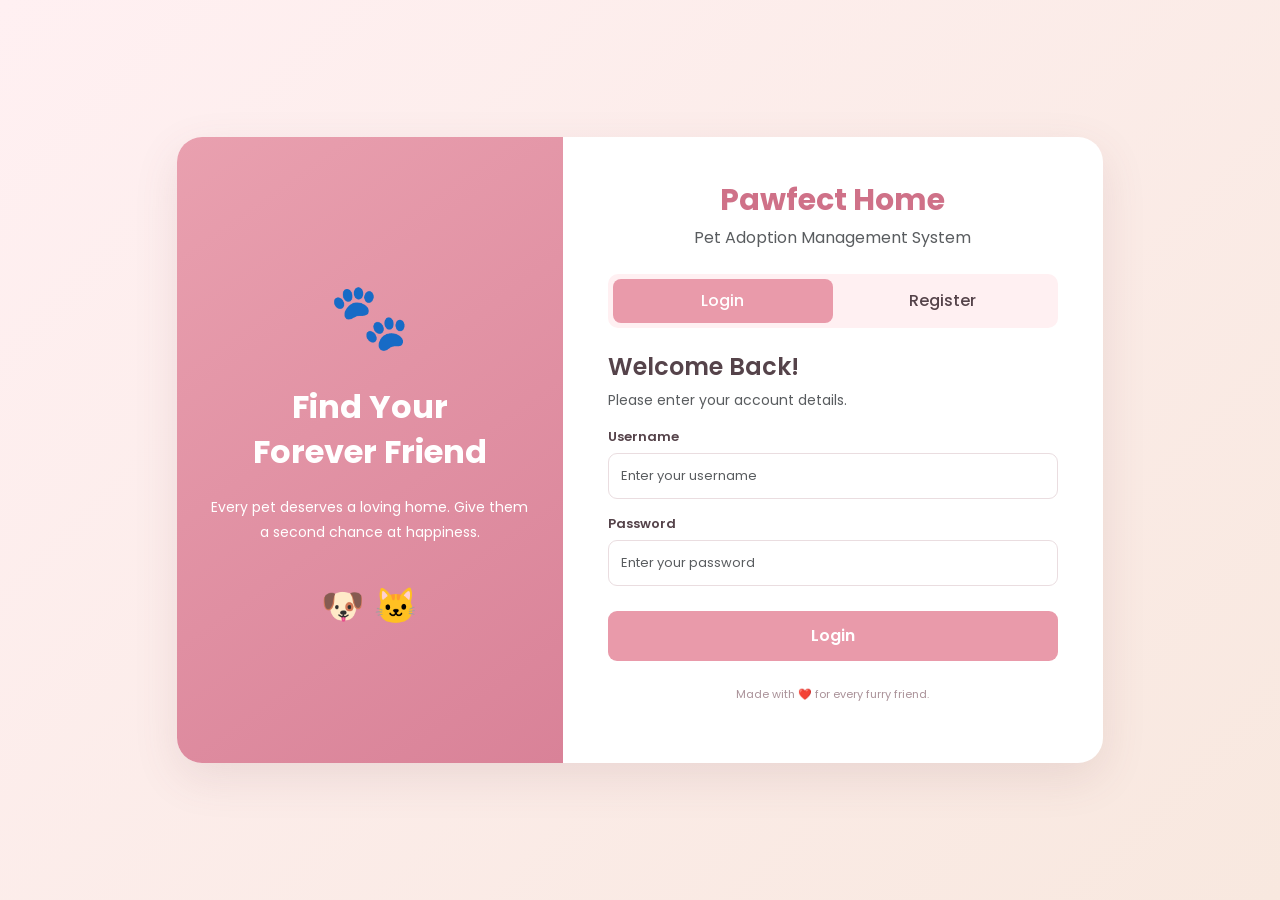
<file: index.html>
<!DOCTYPE html>
<html lang="en">
<head>
    <meta charset="UTF-8">
    <meta name="viewport" content="width=device-width, initial-scale=1.0">

    <title>Pet Adoption Management System</title>

    <!-- Bootstrap 5 -->
    <link href="https://cdn.jsdelivr.net/npm/bootstrap@5.3.3/dist/css/bootstrap.min.css" rel="stylesheet">

    <!-- Google Fonts -->
    <link href="https://fonts.googleapis.com/css2?family=Poppins:wght@400;500;600;700&display=swap" rel="stylesheet">

    <!-- Custom CSS -->
    <link rel="stylesheet" href="style.css">
</head>

<body class="login-body">

    <div class="container">
        <div class="row justify-content-center align-items-center min-vh-100">

            <div class="col-lg-10">
                <div class="login-container row g-0">

                    <!-- Left Section -->
                    <div class="col-md-5 login-image">
                        <div class="image-content">
                            <div class="pet-icon">🐾</div>

                            <h1>Find Your<br>Forever Friend</h1>

                            <p>
                                Every pet deserves a loving home.
                                Give them a second chance at happiness.
                            </p>

                            <div class="pet-decoration">🐶 🐱</div>
                        </div>
                    </div>

                    <!-- Right Section -->
                    <div class="col-md-7 login-form-section">

                        <div class="text-center mb-4">
                            <h2 class="brand-title">Pawfect Home</h2>
                            <p class="text-muted">
                                Pet Adoption Management System
                            </p>
                        </div>

                        <!-- Login and Register Tabs -->
                        <div class="auth-tabs">
                            <button class="auth-tab active" id="loginTab">
                                Login
                            </button>

                            <button class="auth-tab" id="registerTab">
                                Register
                            </button>
                        </div>

                        <!-- Login Form -->
                        <form id="loginForm">

                            <h4 class="form-heading">Welcome Back!</h4>

                            <p class="text-muted small">
                                Please enter your account details.
                            </p>

                            <label for="loginUsername">Username</label>
                            <input
                                type="text"
                                id="loginUsername"
                                class="form-control"
                                placeholder="Enter your username"
                                required
                            >

                            <label for="loginPassword">Password</label>
                            <input
                                type="password"
                                id="loginPassword"
                                class="form-control"
                                placeholder="Enter your password"
                                required
                            >

                            <button type="submit" class="btn-pink">
                                Login
                            </button>

                            <p id="loginMessage" class="message"></p>
                            
                        </form>

                        <!-- Register Form -->
                        <form id="registerForm" class="hidden">

                            <h4 class="form-heading">Create Account</h4>

                            <p class="text-muted small">
                                Join us and find your new best friend!
                            </p>

                            <label for="registerName">Full Name</label>
                            <input
                                type="text"
                                id="registerName"
                                class="form-control"
                                placeholder="Enter your full name"
                                required
                            >

                            <label for="registerUsername">Username</label>
                            <input
                                type="text"
                                id="registerUsername"
                                class="form-control"
                                placeholder="Create a username"
                                required
                            >

                            <label for="registerEmail">Email</label>
                            <input
                                type="email"
                                id="registerEmail"
                                class="form-control"
                                placeholder="Enter your email"
                                required
                            >

                            <label for="registerPassword">Password</label>
                            <input
                                type="password"
                                id="registerPassword"
                                class="form-control"
                                placeholder="Create a password"
                                minlength="6"
                                required
                            >

                            <button type="submit" class="btn-pink">
                                Create Account
                            </button>

                            <p id="registerMessage" class="message"></p>

                        </form>

                        <p class="footer-text">
                            Made with ❤️ for every furry friend.
                        </p>

                    </div>
                </div>
            </div>

        </div>
    </div>

    <script src="script.js"></script>

</body>
</html>
</file>
<file: style.css>
/* =================================
   PET ADOPTION MANAGEMENT SYSTEM
   Pink and Beige Theme
================================= */

:root {
    --pink: #e99aaa;
    --dark-pink: #cf7188;
    --light-pink: #fff0f2;
    --cream: #fff9f5;
    --beige: #f5e8dc;
    --dark: #55434a;
    --white: #ffffff;
}

* {
    margin: 0;
    padding: 0;
    box-sizing: border-box;
}

body {
    font-family: 'Poppins', sans-serif;
    color: var(--dark);
    background: var(--cream);
}

/* LOGIN PAGE */

.login-body {
    background: linear-gradient(135deg, #fff0f2, #f8e8df);
}

.login-container {
    background: white;
    border-radius: 25px;
    overflow: hidden;
    box-shadow: 0 15px 45px rgba(120, 70, 80, 0.12);
}

/* LEFT IMAGE SECTION */

.login-image {
    background: linear-gradient(145deg, #e9a0af, #d98298);
    color: white;
    display: flex;
    align-items: center;
    justify-content: center;
    text-align: center;
    padding: 45px 30px;
}

.image-content h1 {
    font-size: 32px;
    font-weight: 700;
    line-height: 1.4;
    margin: 20px 0;
}

.image-content p {
    font-size: 14px;
    line-height: 1.8;
}

.pet-icon {
    font-size: 65px;
}

.pet-decoration {
    font-size: 35px;
    margin-top: 35px;
}

/* RIGHT FORM SECTION */

.login-form-section {
    padding: 45px;
}

.brand-title {
    color: var(--dark-pink);
    font-weight: 700;
    font-size: 30px;
}

.form-heading {
    font-weight: 600;
    margin-bottom: 8px;
}

/* TABS */

.auth-tabs {
    display: flex;
    background: var(--light-pink);
    border-radius: 10px;
    padding: 5px;
    margin-bottom: 25px;
}

.auth-tab {
    width: 50%;
    border: none;
    padding: 10px;
    border-radius: 8px;
    background: transparent;
    color: var(--dark);
    font-weight: 500;
    cursor: pointer;
}

.auth-tab.active {
    background: var(--pink);
    color: white;
}

/* INPUTS */

.login-form-section label {
    display: block;
    margin-top: 15px;
    margin-bottom: 7px;
    font-size: 13px;
    font-weight: 600;
}

.login-form-section .form-control {
    border: 1px solid #eadde0;
    border-radius: 9px;
    padding: 12px;
    font-size: 13px;
}

.login-form-section .form-control:focus {
    border-color: var(--pink);
    box-shadow: 0 0 0 3px rgba(233, 154, 170, 0.15);
}

/* BUTTON */

.btn-pink {
    width: 100%;
    border: none;
    background: var(--pink);
    color: white;
    padding: 13px;
    border-radius: 9px;
    margin-top: 25px;
    font-weight: 600;
    transition: 0.3s;
}

.btn-pink:hover {
    background: var(--dark-pink);
}

/* MESSAGES */

.message {
    font-size: 13px;
    margin-top: 12px;
    text-align: center;
}

.demo-info {
    background: var(--light-pink);
    padding: 10px;
    border-radius: 8px;
    text-align: center;
    font-size: 11px;
    margin-top: 18px;
}

.footer-text {
    text-align: center;
    color: #aa9299;
    font-size: 11px;
    margin-top: 25px;
}

.hidden {
    display: none !important;
}

/* GENERAL WEBSITE ELEMENTS */

.main-content {
    padding: 30px;
}

.page-title {
    font-weight: 700;
    color: var(--dark);
}

.pink-card {
    background: white;
    border-radius: 15px;
    padding: 22px;
    border: 1px solid #f4e5e8;
    box-shadow: 0 5px 18px rgba(120, 70, 80, 0.05);
}

.btn-primary-pink {
    background: var(--pink);
    border: none;
    color: white;
    padding: 10px 18px;
    border-radius: 8px;
}

.btn-primary-pink:hover {
    background: var(--dark-pink);
    color: white;
}

/* RESPONSIVE DESIGN */

@media (max-width: 767px) {

    .login-image {
        padding: 30px 20px;
    }

    .image-content h1 {
        font-size: 25px;
    }

    .pet-icon {
        font-size: 45px;
    }

    .login-form-section {
        padding: 30px 22px;
    }

    .brand-title {
        font-size: 25px;
    }

    .main-content {
        padding: 18px;
    }
}

/* ========================================
   PAWFECT HOME - ADMIN DASHBOARD
======================================== */

.dashboard-body {
    background: #fff8f6;
    min-height: 100vh;
}

.dashboard-layout {
    display: flex;
    min-height: 100vh;
}

/* SIDEBAR */

.sidebar {
    width: 245px;
    min-width: 245px;
    background: #f5dce4;
    padding: 28px 18px;
    display: flex;
    flex-direction: column;
}

.sidebar-brand {
    text-align: center;
    margin-bottom: 40px;
}

.sidebar-brand span {
    font-size: 38px;
}

.sidebar-brand h4 {
    color: #b85d7b;
    font-weight: 700;
    margin: 8px 0 2px;
}

.sidebar-brand small {
    color: #94747e;
    font-size: 11px;
}

.menu-label {
    color: #a17c88;
    font-size: 11px;
    font-weight: 700;
    letter-spacing: 1px;
    margin: 0 12px 12px;
}

.sidebar .nav-link {
    display: block;
    color: #74535e;
    padding: 13px 14px;
    border-radius: 10px;
    margin-bottom: 8px;
    font-size: 13px;
    font-weight: 500;
    text-decoration: none;
    transition: 0.3s;
}

.sidebar .nav-link:hover,
.sidebar .nav-link.active {
    background: #d77e9a;
    color: white;
}

.sidebar-bottom {
    margin-top: auto;
}

/* MAIN CONTENT */

.dashboard-main {
    flex: 1;
    padding: 30px;
    min-width: 0;
}

.dashboard-topbar {
    display: flex;
    justify-content: space-between;
    align-items: center;
    margin-bottom: 25px;
}

.dashboard-topbar h3 {
    font-weight: 700;
    margin-bottom: 5px;
}

.dashboard-topbar p {
    font-size: 13px;
    color: #99858b;
}

.admin-profile {
    display: flex;
    align-items: center;
    gap: 10px;
}

.admin-profile strong {
    display: block;
    font-size: 13px;
}

.admin-profile small {
    color: #a18b91;
    font-size: 11px;
}

.profile-icon {
    background: #f5dce4;
    padding: 12px;
    border-radius: 50%;
    font-size: 22px;
}

/* WELCOME BANNER */

.welcome-banner {
    background: linear-gradient(120deg, #e9a2b6, #d87e9c);
    border-radius: 18px;
    padding: 28px;
    color: white;
    display: flex;
    align-items: center;
    justify-content: space-between;
    margin-bottom: 30px;
}

.welcome-banner h2 {
    font-size: 23px;
    font-weight: 700;
}

.welcome-banner p {
    font-size: 13px;
    margin: 0;
}

.welcome-emoji {
    font-size: 45px;
}

/* STATISTICS */

.section-heading {
    font-weight: 700;
    margin-bottom: 18px;
}

.stat-card {
    background: white;
    border: 1px solid #f4e5e9;
    padding: 20px;
    border-radius: 15px;
    height: 100%;
    box-shadow: 0 5px 15px rgba(120, 70, 80, 0.04);
}

.stat-icon {
    font-size: 25px;
    margin-bottom: 12px;
}

.stat-card p {
    font-size: 12px;
    color: #99858b;
    margin-bottom: 5px;
}

.stat-card h2 {
    color: #c86e8b;
    font-weight: 700;
    font-size: 28px;
    margin-bottom: 5px;
}

.stat-card small {
    font-size: 10px;
    color: #a99ba0;
}

/* DASHBOARD CARDS */

.dashboard-card {
    background: white;
    border: 1px solid #f4e5e9;
    border-radius: 15px;
    padding: 23px;
    box-shadow: 0 5px 15px rgba(120, 70, 80, 0.04);
}

.dashboard-card h5 {
    font-weight: 700;
    font-size: 16px;
}

.chart-container {
    position: relative;
    height: 270px;
    width: 100%;
}

/* QUICK ACTIONS */

.quick-action {
    display: flex;
    align-items: center;
    gap: 12px;
    padding: 13px;
    margin-top: 10px;
    background: #fff5f6;
    border-radius: 10px;
    text-decoration: none;
    color: #654b54;
    transition: 0.3s;
}

.quick-action:hover {
    background: #f5dce4;
    color: #b85d7b;
}

.quick-action span {
    font-size: 23px;
}

.quick-action strong {
    display: block;
    font-size: 12px;
}

.quick-action small {
    color: #a18b91;
    font-size: 10px;
}

.view-link {
    color: #c86e8b;
    font-size: 12px;
    text-decoration: none;
    font-weight: 600;
}

/* TABLE */

.dashboard-card .table {
    font-size: 12px;
}

.dashboard-card thead th {
    color: #a17c88;
    font-weight: 600;
    background: #fff5f6;
    border: none;
}

.dashboard-card tbody td {
    color: #705b63;
}

.status-badge {
    background: #fce5ec;
    color: #bb6480;
    border-radius: 20px;
    padding: 6px 10px;
    font-size: 10px;
}

/* FOOTER */

.dashboard-footer {
    text-align: center;
    color: #b49da5;
    font-size: 11px;
    padding: 30px 0 10px;
}

/* MOBILE RESPONSIVE */

@media (max-width: 767px) {

    .dashboard-layout {
        flex-direction: column;
    }

    .sidebar {
        width: 100%;
        min-width: 0;
        padding: 15px;
    }

    .sidebar-brand {
        margin-bottom: 15px;
    }

    .sidebar .nav-link {
        display: inline-block;
        margin: 3px;
        padding: 10px;
        font-size: 11px;
    }

    .menu-label {
        display: none;
    }

    .sidebar-bottom {
        margin-top: 5px;
    }

    .dashboard-main {
        padding: 18px;
    }

    .dashboard-topbar h3 {
        font-size: 21px;
    }

    .welcome-banner {
        padding: 20px;
    }

    .welcome-banner h2 {
        font-size: 18px;
    }

    .welcome-emoji {
        font-size: 30px;
    }

    .stat-card {
        padding: 15px;
    }

    .stat-card h2 {
        font-size: 23px;
    }

    .admin-profile {
        gap: 5px;
    }
}

/* =====================================
   PET MANAGEMENT PAGE
===================================== */

#petFormSection {
    border-top: 4px solid #e99aaa;
}

#petFormSection label {
    font-size: 13px;
    font-weight: 600;
    color: #74535e;
}

#petFormSection .form-control,
#petFormSection .form-select {
    border: 1px solid #eadde0;
    border-radius: 9px;
    padding: 11px;
    font-size: 13px;
}

#petFormSection .form-control:focus,
#petFormSection .form-select:focus {
    border-color: #e99aaa;
    box-shadow: 0 0 0 3px rgba(233, 154, 170, 0.15);
}

#petSearch,
#petFilter {
    border-radius: 9px;
    padding: 11px;
    font-size: 13px;
}

.pet-action-btn {
    border: none;
    padding: 6px 10px;
    border-radius: 7px;
    font-size: 11px;
    margin: 2px;
    cursor: pointer;
}

.edit-pet {
    background: #fff0f2;
    color: #b85d7b;
}

.delete-pet {
    background: #ffe6e6;
    color: #c34b60;
}

.pet-table-emoji {
    font-size: 25px;
}

.pet-status-available {
    background: #e4f5e9;
    color: #378653;
    border-radius: 20px;
    padding: 6px 10px;
    font-size: 10px;
}

.pet-status-adopted {
    background: #fce5ec;
    color: #bb6480;
    border-radius: 20px;
    padding: 6px 10px;
    font-size: 10px;
}

#petTableBody td {
    font-size: 12px;
    vertical-align: middle;
}

@media (max-width: 767px) {
    .pet-action-btn {
        display: block;
        width: 100%;
        margin: 4px 0;
    }
}

/* =====================================
   ADOPTION APPLICATIONS PAGE
===================================== */

#applicationSearch,
#applicationFilter {
    border-radius: 9px;
    padding: 11px;
    font-size: 13px;
}

.application-pending {
    background: #fff1d9;
    color: #b47b25;
}

.application-approved {
    background: #e4f5e9;
    color: #378653;
}

.application-rejected {
    background: #ffe6e6;
    color: #c34b60;
}

.application-pending,
.application-approved,
.application-rejected {
    border-radius: 20px;
    padding: 6px 10px;
    font-size: 10px;
    font-weight: 600;
    white-space: nowrap;
}

.application-action {
    border: none;
    padding: 7px 10px;
    border-radius: 7px;
    font-size: 11px;
    margin: 2px;
    cursor: pointer;
}

.approve-btn {
    background: #e4f5e9;
    color: #378653;
}

.reject-btn {
    background: #ffe6e6;
    color: #c34b60;
}

.application-action:disabled {
    opacity: 0.5;
    cursor: not-allowed;
}

#applicationTableBody td {
    font-size: 12px;
    vertical-align: middle;
}

@media (max-width: 767px) {
    .application-action {
        display: block;
        width: 100%;
        margin: 4px 0;
    }
}

/* =====================================
   PUBLIC ADOPTER INTERFACE
===================================== */

.browse-body {
    background: #fff9f6;
}

/* NAVIGATION */

.browse-navbar {
    background: white;
    padding: 18px 6%;
    display: flex;
    justify-content: space-between;
    align-items: center;
    box-shadow: 0 3px 15px rgba(120, 70, 80, 0.06);
    flex-wrap: wrap;
    gap: 15px;
}

.browse-brand {
    font-size: 21px;
    font-weight: 700;
    color: #c86e8b;
}

.browse-nav-links {
    display: flex;
    align-items: center;
    gap: 20px;
    flex-wrap: wrap;
}

.browse-nav-links a {
    color: #74535e;
    text-decoration: none;
    font-size: 12px;
    font-weight: 500;
}

.browse-nav-links a:hover,
.browse-nav-links a.browse-active {
    color: #cf7188;
}

.browse-nav-links span {
    font-size: 12px;
    color: #74535e;
}

.browse-logout {
    border: none;
    background: #f5dce4;
    color: #b85d7b;
    padding: 9px 16px;
    border-radius: 8px;
    font-size: 12px;
}

/* HERO */

.browse-hero {
    margin: 35px auto;
    width: 88%;
    min-height: 270px;
    background: linear-gradient(120deg, #e9a2b6, #d77e9a);
    color: white;
    border-radius: 22px;
    padding: 45px;
    display: flex;
    justify-content: space-between;
    align-items: center;
    gap: 20px;
}

.hero-label {
    font-size: 11px;
    font-weight: 600;
    letter-spacing: 2px;
}

.browse-hero h1 {
    font-size: 38px;
    font-weight: 700;
    margin: 15px 0;
}

.browse-hero p {
    font-size: 13px;
    line-height: 1.8;
    max-width: 430px;
}

.hero-button {
    display: inline-block;
    margin-top: 15px;
    background: white;
    color: #bd6985;
    padding: 12px 22px;
    border-radius: 9px;
    text-decoration: none;
    font-size: 12px;
    font-weight: 600;
}

.hero-button:hover {
    background: #fff0f3;
    color: #bd6985;
}

.hero-pets {
    font-size: 75px;
}

/* PAGE SECTIONS */

.browse-section {
    width: 88%;
    margin: 55px auto;
}

.browse-section h2 {
    color: #805765;
    font-weight: 700;
    font-size: 25px;
}

.browse-filters input,
.browse-filters select {
    padding: 12px;
    border: 1px solid #f0dce2;
    border-radius: 10px;
    font-size: 12px;
}

/* PET CARDS */

.public-pet-card {
    background: white;
    border: 1px solid #f3e3e8;
    border-radius: 17px;
    overflow: hidden;
    height: 100%;
    box-shadow: 0 5px 18px rgba(120, 70, 80, 0.05);
    transition: 0.3s;
}

.public-pet-card:hover {
    transform: translateY(-5px);
    box-shadow: 0 10px 22px rgba(120, 70, 80, 0.10);
}

.public-pet-image {
    background: #f9e6eb;
    height: 155px;
    display: flex;
    align-items: center;
    justify-content: center;
    font-size: 75px;
}

.public-pet-details {
    padding: 20px;
}

.public-pet-details h5 {
    color: #805765;
    font-weight: 700;
    font-size: 17px;
}

.public-pet-details p {
    color: #99858b;
    font-size: 11px;
    line-height: 1.8;
}

.pet-detail-label {
    display: inline-block;
    background: #fff0f3;
    color: #bd6985;
    padding: 6px 10px;
    border-radius: 20px;
    font-size: 10px;
    margin: 3px 2px;
}

.adopt-button {
    width: 100%;
    border: none;
    background: #e99aaa;
    color: white;
    padding: 11px;
    border-radius: 8px;
    font-size: 12px;
    font-weight: 600;
    margin-top: 12px;
}

.adopt-button:hover {
    background: #cf7188;
}

/* APPLICATION MODAL */

.adoption-modal {
    border: none;
    border-radius: 17px;
    overflow: hidden;
}

.adoption-modal .modal-header {
    background: #f9e6eb;
    color: #805765;
}

.adoption-modal .form-label {
    font-size: 12px;
    font-weight: 600;
    color: #74535e;
}

.adoption-modal .form-control {
    border-radius: 9px;
    padding: 11px;
    font-size: 12px;
}

/* HISTORY */

.application-history {
    scroll-margin-top: 30px;
}

.browse-footer {
    background: #f5dce4;
    color: #805765;
    text-align: center;
    padding: 30px 15px;
}

.browse-footer h5 {
    font-weight: 700;
}

.browse-footer p {
    font-size: 11px;
    margin: 5px 0 0;
}

/* MOBILE */

@media (max-width: 767px) {

    .browse-navbar {
        padding: 15px 5%;
    }

    .browse-nav-links {
        gap: 12px;
    }

    .browse-hero {
        width: 92%;
        padding: 25px;
        min-height: 230px;
    }

    .browse-hero h1 {
        font-size: 27px;
    }

    .hero-pets {
        font-size: 38px;
    }

    .browse-section {
        width: 92%;
    }

}

/* =====================================
   REPORTS AND ANALYTICS
===================================== */

.report-chart-container {
    position: relative;
    width: 100%;
    height: 280px;
    margin-top: 20px;
}

.report-chart-container canvas {
    max-width: 100%;
}

#petSummaryTable td {
    font-size: 12px;
    color: #705b63;
}

#petSummaryTable th {
    font-size: 12px;
    background: #fff5f6;
    color: #a17c88;
}

@media (max-width: 767px) {

    .report-chart-container {
        height: 230px;
    }

}

/* PET PROFILE IMAGES */

.public-pet-image {
    width: 100%;
    height: 220px;
    overflow: hidden;
    border-radius: 15px 15px 0 0;
    background-color: #fce8f0;
}

.public-pet-image .pet-photo {
    width: 100%;
    height: 100%;
    object-fit: cover;
    display: block;
}
</file>
